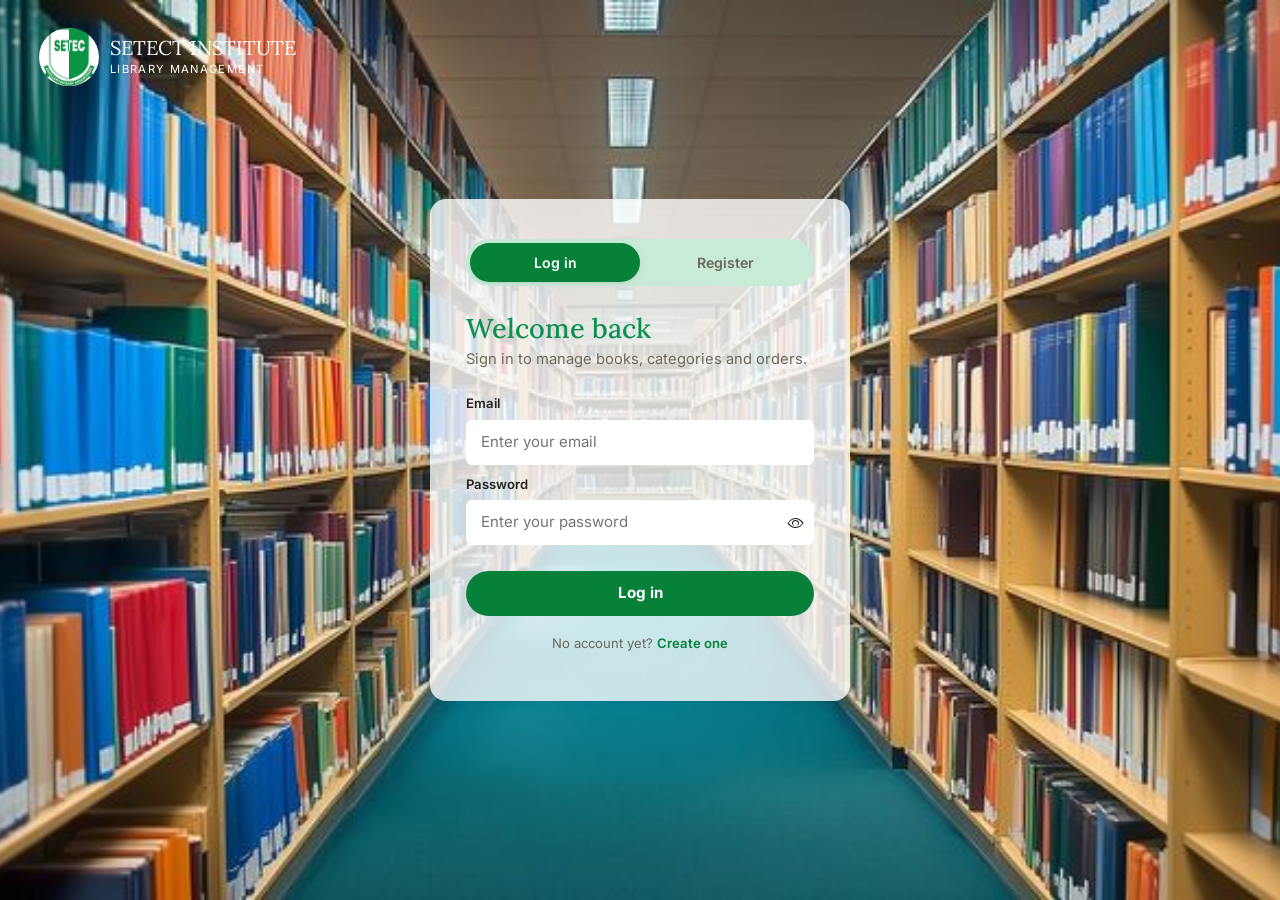
<file: index.html>
<!DOCTYPE html>
<html lang="en">
<head>
<meta charset="UTF-8">
<meta name="viewport" content="width=device-width, initial-scale=1.0">
<title>SETECT LYBRARY MANAGEMENT</title>
<link href="https://fonts.googleapis.com/css2?family=Lora:wght@500;600;700&family=Inter:wght@400;500;600;700&family=JetBrains+Mono:wght@400;500&display=swap" rel="stylesheet">
<link href="https://cdn.jsdelivr.net/npm/bootstrap-icons@1.11.3/font/bootstrap-icons.css" rel="stylesheet">
<link href="https://cdn.jsdelivr.net/npm/bootstrap@5.3.8/dist/css/bootstrap.min.css" rel="stylesheet" integrity="sha384-sRIl4kxILFvY47J16cr9ZwB07vP4J8+LH7qKQnuqkuIAvNWLzeN8tE5YBujZqJLB" crossorigin="anonymous">
<link rel="stylesheet" href="css/style.css">
</head>
<body>

<div class="auth-page">
  <div class="auth-brand">
    <div class="brand-mark"><img src="./img/photo_2026-04-26_00-16-27.jpg" alt=""></div>
    <div>
      <span class="brand-name">SETECT INSTITUTE</span>
      <span class="brand-tag">Library Management</span>
    </div>
  </div>

  <div class="auth-card">
    <div class="card-body">
      <div class="auth-tabs">
        <button type="button" id="tabLoginBtn" class="active">Log in</button>
        <button type="button" id="tabRegisterBtn">Register</button>
      </div>

      <!-- LOGIN FORM -->
      <div id="loginPane">
        <h2 class="auth-title">Welcome back</h2>
        <p class="auth-sub">Sign in to manage books, categories and orders.</p>

        <div class="auth-error" id="loginError"></div>

        <form id="loginForm" novalidate>
          <label class="form-label-lib" for="loginEmail">Email</label>
          <input class="form-control-lib" type="email" id="loginEmail" placeholder="Enter your email" required>
          <div class="position-relative">
            <label class="form-label-lib" for="loginPassword">Password</label>
            <i class="bi bi-eye position-absolute eye" id="eyePass"></i>
            <input class="form-control-lib" type="password" id="loginPassword" placeholder="Enter your password" required>
          </div>

          <button type="submit" class="btn-lib rounded-5 btn-lib-primary mt-3">Log in</button>
        </form>

        <p class="auth-footnote">No account yet? <a href="#" id="goRegister">Create one</a></p>
      </div>

      <!-- REGISTER FORM -->
      <div id="registerPane" style="display:none;">
        <h2 class="auth-title">Create your account</h2>
        <p class="auth-sub">Join as a library member in seconds.</p>

        <div class="auth-error" id="registerError"></div>
        <div class="auth-success" id="registerSuccess"></div>

        <form id="registerForm" novalidate>
          <label class="form-label-lib" for="regName">Full name</label>
          <input class="form-control-lib" type="text" id="regName" placeholder="Enter your name" required>
          <p class="form-label-lib text-danger" id="fullNameErr"></p>

          <label class="form-label-lib" for="regEmail">Email</label>
          <input class="form-control-lib" type="email" id="regEmail" placeholder="Enter your email" required>
          <p class="form-label-lib text-danger" id="emailErr"></p>
          <div class="position-relative">
            <label class="form-label-lib" for="regPassword">Password</label>
            <i class="bi bi-eye position-absolute eye" id="eyePassRe"></i>
            <input class="form-control-lib" type="password" id="regPassword" placeholder="Enter your password" required>
          </div>
          
          <p class="form-label-lib text-danger" id="passwordErr"></p>

          <label class="form-label-lib" for="regConfirm">Confirm password</label>
          <input class="form-control-lib" type="password" id="regConfirm" placeholder="Confirm your password" required>
          <p class="form-label-lib text-danger" id="confirmPassErr"></p>

          <button type="submit" class="btn-lib rounded-5 btn-lib-primary mt-3">Create account</button>
        </form>

        <p class="auth-footnote">Already a member? <a href="#" id="goLogin">Log in</a></p>
      </div>

    </div>
  </div>
</div>

<div class="toast-stack" id="toastStack"></div>
<script src="https://cdn.jsdelivr.net/npm/bootstrap@5.3.8/dist/js/bootstrap.bundle.min.js" integrity="sha384-FKyoEForCGlyvwx9Hj09JcYn3nv7wiPVlz7YYwJrWVcXK/BmnVDxM+D2scQbITxI" crossorigin="anonymous"></script>
<script src="js/utils.js" type="module"></script>
<script src="js/auth.js" type="module"></script>
</body>
</html>
</file>
<file: css/style.css>
:root{
  --color-bg: rgba(255, 255, 255, 0.849);
  --color-surface: #ffffff;
  --color-surface-soft: #c7ebd7;

  --color-sidebar: #0b914e;
  --color-sidebar-soft: #1E4B3B;
  --color-sidebar-text: #CFE3D7;
  --color-sidebar-text-dim: #8FAFA0;

  --color-primary: #078039;
  --color-primary-dark: #0b914e;
  --color-gold: #C9A227;
  --color-gold-soft: #F1E4B8;

  --color-text: #24221C;
  --color-text-muted: #6B6759;
  --color-border: #E8E0CC;

  --color-danger: #ff350d;
  --color-danger-soft: #f5d8cc;
  --color-success: #2F6B49;
  --color-success-soft: #DFEFE3;
  --color-warning: #9C7A14;
  --color-warning-soft: #F4EAC9;
  --color-info: #2C5F77;
  --color-info-soft: #DCEAEF;

  --radius-sm: 6px;
  --radius-md: 10px;
  --radius-lg: 16px;

  --shadow-card: 0 2px 10px rgba(22, 58, 46, 0.06), 0 1px 2px rgba(22,58,46,0.05);
  --shadow-pop: 0 18px 50px rgba(18, 30, 24, 0.18);

  --font-display: 'Lora', Georgia, serif;
  --font-body: 'Inter', -apple-system, BlinkMacSystemFont, sans-serif;
  --font-mono: 'JetBrains Mono', 'Courier New', monospace;
}

*{ box-sizing: border-box; }

body{
  font-family: var(--font-body);
  background: var(--color-bg);
  color: var(--color-text);
  margin: 0;
  -webkit-font-smoothing: antialiased;
}


h1,h2,h3,h4,h5,h6{
  font-family: var(--font-display);
  color: var(--color-primary-dark);
  margin: 0;
}

a{ text-decoration: none; }

::selection{ background: var(--color-gold-soft); }

/* Focus visibility for keyboard users */


/* =========================================================
   LOGIN / REGISTER PAGE
   ========================================================= */
.eye {
  position: absolute;
  right: 10px;
  top: 36px;
  cursor: pointer;
}
.auth-page{
  min-height: 100vh;
  display: flex;
  align-items: center;
  justify-content: center;
  position: relative;
  background-image: url('../img/25591ab01dca50b52c61dd6760caa7fa.jpg');
  overflow: hidden;
  padding: 24px;
  min-height: 100vh;
  background-size: cover;
  background-position: center;
}

.auth-brand{
  position: absolute;
  top: 36px;
  left: 48px;
  display: flex;
  align-items: center;
  gap: 20px;
  color: var(--color-sidebar-text);
  z-index: 2;
}
.auth-brand .brand-mark{
  width: 42px; height: 42px;
  border-radius: 50%;
  background: var(--color-gold);
  color: var(--color-primary-dark);
  display: flex; align-items: center; justify-content: center;
  font-size: 20px;
}
.auth-brand .brand-name{
  font-family: var(--font-display);
  font-size: 1.25rem;
  color: #fff;
  line-height: 1.1;
}
.auth-brand .brand-tag{
  display:block;
  font-family: var(--font-body);
  font-size: 0.7rem;
  letter-spacing: 0.12em;
  text-transform: uppercase;
  color: white;
}

.auth-card{
  position: relative;
  z-index: 2;
  width: 100%;
  max-width: 420px;
  background: rgba(255, 255, 255, 0.784);
  border-radius: var(--radius-lg);
  box-shadow: var(--shadow-card);
  overflow: hidden;
}

.auth-card .card-body{ padding: 40px 36px 32px; }

.auth-eyebrow{
  font-family: var(--font-mono);
  font-size: 0.7rem;
  letter-spacing: 0.16em;
  text-transform: uppercase;
  color: var(--color-text-muted);
  display: flex;
  align-items: center;
  gap: 10px;
  margin-bottom: 6px;
}
.auth-eyebrow::after{
  content: "";
  flex: 1;
  border-top: 1px dashed var(--color-border);
}

.auth-title{
  font-size: 1.7rem;
  margin-bottom: 4px;
}
.auth-sub{
  color: var(--color-text-muted);
  font-size: 0.92rem;
  margin-bottom: 24px;
}

.auth-tabs{
  display: flex;
  background: var(--color-surface-soft);
  border-radius: 999px;
  padding: 4px;
  margin-bottom: 26px;
}
.auth-tabs button{
  flex: 1;
  border: none;
  background: transparent;
  padding: 9px 0;
  font-weight: 600;
  font-size: 0.88rem;
  color: var(--color-text-muted);
  border-radius: 999px;
  transition: all .2s ease;
  cursor: pointer;
}
.auth-tabs button.active{
  background: var(--color-primary);
  color: #fff;
  box-shadow: var(--shadow-card);
}

.form-label-lib{
  font-size: 0.82rem;
  font-weight: 600;
  color: var(--color-text);
  margin-bottom: 6px;
  display: block;
}

.form-control-lib{
  width: 100%;
  border: 1px solid white;
  background: white;
  border-radius: var(--radius-sm);
  padding: 10px 14px;
  font-family: var(--font-body);
  font-size: 0.94rem;
  color: var(--color-text);
  margin-bottom: 10px;
  transition: border-color .15s ease, box-shadow .15s ease;
}

.form-control-lib-popup{
  width: 100%;
  border: 1px solid rgba(128, 128, 128, 0.393);
  background: white;
  border-radius: var(--radius-sm);
  padding: 10px 14px;
  font-family: var(--font-body);
  font-size: 0.94rem;
  color: var(--color-text);
  margin-bottom: 10px;
  transition: border-color .15s ease, box-shadow .15s ease;
}
.form-control-lib:focus{
  outline: none;
  border-color: var(--color-primary);
  box-shadow: 0 0 0 3px rgba(31,92,68,0.12);
  background: #fff;
}

.form-control-lib-popup:focus{
  outline: none;
  border-color: var(--color-primary);
  box-shadow: 0 0 0 3px rgba(31,92,68,0.12);
  background: #fff;
}

.btn-lib{
  width: 100%;
  border: none;
  border-radius: var(--radius-sm);
  padding: 11px 0;
  font-weight: 700;
  font-size: 0.95rem;
  cursor: pointer;
  transition: transform .12s ease, box-shadow .12s ease, background .15s ease;
}
.btn-lib-primary{
  background: var(--color-primary);
  color: #fff;
}
.btn-lib-primary:active{ transform: translateY(1px); }

.auth-error{
  background: var(--color-danger-soft);
  color: var(--color-danger);
  border-radius: var(--radius-sm);
  padding: 10px 14px;
  font-size: 0.85rem;
  margin-bottom: 16px;
  display: none;
}
.auth-success{
  background: var(--color-success-soft);
  color: var(--color-success);
  border-radius: var(--radius-sm);
  padding: 10px 14px;
  font-size: 0.85rem;
  margin-bottom: 16px;
  display: none;
}

.auth-footnote{
  text-align: center;
  font-size: 0.82rem;
  color: var(--color-text-muted);
  margin-top: 18px;
}
.auth-footnote a{ color: var(--color-primary); font-weight: 600; }

.demo-hint{
  margin-top: 22px;
  border-top: 1px dashed var(--color-border);
  padding-top: 14px;
  font-family: var(--font-mono);
  font-size: 0.74rem;
  color: var(--color-text-muted);
  line-height: 1.6;
}

/* =========================================================
   DASHBOARD SHELL
   ========================================================= */

.brand-mark img {
  width: 60px;
  border-radius: 50px;
}

.brand-mark .dash-img {
  width: 45px;
}
.app-shell{
  display: flex;
  min-height: 100vh;
}

.sidebar{
  width: 248px;
  flex-shrink: 0;
  background: var(--color-sidebar);
  color: var(--color-sidebar-text);
  display: flex;
  flex-direction: column;
  position: fixed;
  top: 0; left: 0; bottom: 0;
  z-index: 1040;
  transition: transform .25s ease;
}

.sidebar-brand{
  display: flex;
  align-items: center;
  gap: 12px;
  padding: 22px 22px 20px;
  border-bottom: 1px solid rgba(255,255,255,0.08);
}
.sidebar-brand .brand-mark{
  width: 38px; height: 38px;
  border-radius: 50%;
  background: var(--color-gold);
  color: var(--color-primary-dark);
  display: flex; align-items: center; justify-content: center;
  flex-shrink: 0;
  font-size: 18px;
}
.sidebar-brand .brand-name{
  font-family: var(--font-display);
  font-size: 1.08rem;
  color: #fff;
  line-height: 1.15;
}
.sidebar-brand .brand-tag{
  display: block;
  font-size: 0.65rem;
  letter-spacing: 0.1em;
  text-transform: uppercase;
  color: white;
}

.sidebar-nav{
  list-style: none;
  margin: 0;
  padding: 18px 12px;
  flex: 1;
  overflow-y: auto;
}
.sidebar-nav li + li{ margin-top: 4px; }
.sidebar-nav .nav-link{
  display: flex;
  align-items: center;
  gap: 12px;
  padding: 11px 14px;
  border-radius: var(--radius-sm);
  color: var(--color-sidebar-text);
  font-weight: 500;
  font-size: 0.92rem;
  cursor: pointer;
  transition: background .15s ease, color .15s ease;
}
.sidebar-nav .nav-link i{ font-size: 1.05rem; width: 20px; text-align: center; }
.sidebar-nav .nav-link:hover{
  background: rgba(255,255,255,0.06);
  color: #fff;
}
.sidebar-nav .nav-link.active{
  background: rgba(255, 255, 255, 0.849);
  color: var(--color-primary-dark);
  font-weight: 700;
}

.sidebar-foot{
  padding: 16px 22px 22px;
  border-top: 1px solid rgba(255,255,255,0.08);
  font-size: 0.74rem;
  color: rgba(255, 255, 255, 0.733);
}

.sidebar-overlay{
  display: none;
  position: fixed;
  inset: 0;
  background: rgba(13,30,22,0.55);
  z-index: 1035;
}

.main-area{
  margin-left: 248px;
  flex: 1;
  min-width: 0;
  display: flex;
  flex-direction: column;
}

.topbar{
  background: var(--color-surface);
  border-bottom: 1px solid var(--color-border);
  padding: 16px 28px;
  display: flex;
  align-items: center;
  justify-content: space-between;
  gap: 16px;
  position: sticky;
  top: 0;
  z-index: 1020;
}
.topbar-left{ display: flex; align-items: center; gap: 14px; min-width: 0; }
.hamburger-btn{
  display: none;
  border: 1px solid var(--color-border);
  background: var(--color-surface);
  border-radius: var(--radius-sm);
  width: 38px; height: 38px;
  align-items: center; justify-content: center;
  cursor: pointer;
  flex-shrink: 0;
}
.topbar-title h1{ font-size: 1.25rem; }
.topbar-title p{
  margin: 2px 0 0;
  font-size: 0.82rem;
  color: var(--color-primary);
  font-weight: 600;
}

.topbar-search{
  position: relative;
  flex: 1;
  max-width: 360px;
}
.topbar-search input{
  width: 100%;
  border: 1px solid var(--color-border);
  background: var(--color-bg);
  border-radius: 999px;
  padding: 9px 16px 9px 38px;
  font-size: 0.88rem;
  font-family: var(--font-body);
}
.topbar-search input:focus{
  outline: none;
  border-color: var(--color-primary);
  background: #fff;
}
.topbar-search i{
  position: absolute;
  left: 14px; top: 50%;
  transform: translateY(-50%);
  color: var(--color-text-muted);
  font-size: 0.9rem;
}

.topbar-right{ display: flex; align-items: center; gap: 18px; flex-shrink: 0; }

.bell-btn{
  position: relative;
  width: 38px; height: 38px;
  border-radius: 50%;
  background: var(--color-surface-soft);
  border: none;
  display: flex; align-items: center; justify-content: center;
  color: rgba(0, 0, 0, 0.671);
  cursor: pointer;
}

.user-chip{
  display: flex;
  align-items: center;
  gap: 10px;
  cursor: pointer;
  position: relative;
}
.user-chip .avatar{
  width: 36px; height: 36px;
  border-radius: 50%;
  background: var(--color-sidebar);
  color: #fff;
  display: flex; align-items: center; justify-content: center;
  font-weight: 700;
  font-size: 0.85rem;
}
.user-chip .name{ font-weight: 600; font-size: 0.88rem; }
.user-chip .role{ font-size: 0.72rem; color: var(--color-text-muted); }

.user-menu{
  position: absolute;
  top: 48px; right: 0;
  background: #fff;
  border: 1px solid var(--color-border);
  border-radius: var(--radius-md);
  box-shadow: var(--shadow-pop);
  min-width: 170px;
  padding: 8px;
  display: none;
  z-index: 1050;
}
.user-menu.show{ display: block; }
.user-menu a{
  display: flex; align-items: center; gap: 10px;
  padding: 9px 10px;
  border-radius: var(--radius-sm);
  color: var(--color-text);
  font-size: 0.86rem;
}
.user-menu a:hover{ background: var(--color-surface-soft); }
.user-menu a.danger{ color: var(--color-danger); }

.content{
  padding: 28px;
  flex: 1;
}

.view-section{ display: none; }
.view-section.active{ display: block; }

.section-head{
  display: flex;
  align-items: center;
  justify-content: space-between;
  flex-wrap: wrap;
  gap: 14px;
  margin-bottom: 20px;
}
.section-head h2{ font-size: 1.5rem; }
.section-head .sub{ color: var(--color-text-muted); font-size: 0.88rem; margin-top: 2px; }

.btn-add{
  background: var(--color-sidebar);
  color: #fff;
  border: none;
  border-radius: 20px;
  padding: 10px 18px;
  font-weight: 700;
  font-size: 0.88rem;
  display: inline-flex;
  align-items: center;
  gap: 8px;
  cursor: pointer;
  transition: background .15s ease;
}
.btn-add:hover{ background: var(--color-primary-dark); color: #fff; }

/* Stat cards (Dashboard overview) */
.stat-grid{
  display: grid;
  grid-template-columns: repeat(4, 1fr);
  gap: 18px;
  margin-bottom: 26px;
}
.stat-card{
  background: var(--color-surface);
  border-radius: var(--radius-md);
  box-shadow: var(--shadow-card);
  padding: 20px;
  display: flex;
  align-items: center;
  gap: 14px;
  border-left: 4px solid var(--color-sidebar);
  border-right: 4px solid var(--color-sidebar);
}
.stat-card .icon{
  width: 46px; height: 46px;
  border-radius: var(--radius-sm);
  display: flex; align-items: center; justify-content: center;
  font-size: 1.25rem;
  background: var(--color-surface-soft);
  color: var(--color-primary);
  flex-shrink: 0;
}
.stat-card .value{ font-family: var(--font-display); font-size: 1.6rem; color: var(--color-primary-dark); line-height: 1; }
.stat-card .label{ font-size: 0.8rem; color: var(--color-text-muted); margin-top: 2px; }

.panel{
  background: var(--color-surface);
  border-radius: var(--radius-md);
  box-shadow: var(--shadow-card);
  overflow: hidden;
}
.panel-search{
  padding: 16px 20px;
  border-bottom: 1px solid var(--color-border);
  display: flex;
  align-items: center;
  gap: 12px;
  flex-wrap: wrap;
  justify-content: space-between;
}
.panel-search .search-box{
  position: relative;
  min-width: 220px;
  flex: 1;
  max-width: 320px;
}
.panel-search .search-box input{
  width: 100%;
  border: 1px solid var(--color-border);
  border-radius: 999px;
  padding: 8px 14px 8px 36px;
  font-size: 0.86rem;
  background: var(--color-bg);
}
.panel-search .search-box i{
  position: absolute; left: 13px; top: 50%; transform: translateY(-50%);
  color: var(--color-text-muted); font-size: 0.85rem;
}
.panel-search .count-pill{
  font-size: 17px;
  color: rgba(0, 0, 0, 0.692);
  padding: 5px 12px;
  border-radius: 999px;
  font-weight: 600;
}

table.lib-table{
  width: 100%;
  border-collapse: collapse;
}
table.lib-table thead th{
  text-align: left;
  font-size: 0.90rem;
  letter-spacing: 0.06em;
  text-transform: uppercase;
  color:rgba(0, 0, 0, 0.692);
  padding: 14px 20px;
  border-bottom: 1px solid var(--color-border);
  white-space: nowrap;
}
table.lib-table tbody td{
  padding: 14px 20px;
  border-bottom: 1px solid var(--color-border);
  font-size: 0.9rem;
  vertical-align: middle;
}
table.lib-table tbody tr:last-child td{ border-bottom: none; }
table.lib-table tbody tr:hover{ background: var(--color-surface-soft); }
table.lib-table td.id-cell{ font-family: var(--font-mono); color: var(--color-text-muted); }
table.lib-table .cell-strong{ font-weight: 600; color: var(--color-text); }

.empty-row td{
  text-align: center;
  padding: 40px 20px;
  color: var(--color-text-muted);
  font-size: 0.9rem;
}

.badge-status{
  display: inline-flex;
  align-items: center;
  gap: 6px;
  font-size: 0.72rem;
  font-weight: 700;
  letter-spacing: 0.03em;
  text-transform: uppercase;
  padding: 5px 12px;

}
.badge-status.pending{ color: var(--color-warning) }
.badge-status.borrowed{ color: var(--color-info) }
.badge-status.returned{ color: var(--color-success) }
.badge-status.cancelled{ color: var(--color-danger) }
.badge-status.available{ color: var(--color-sidebar) }
.badge-status.out{ color: var(--color-danger) }

.role-pill{
  font-size: 0.80rem;
  font-weight: 700;
  padding: 4px 10px;
  border-radius: 6px;
  color: var(--color-sidebar);
}

.action-btns{ display: flex; gap: 8px; }
.icon-btn{
  width: 32px; height: 32px;
  border-radius: var(--radius-sm);
  border: none;
  display: flex; align-items: center; justify-content: center;
  cursor: pointer;
  font-size: 0.9rem;
  transition: opacity .15s ease;
}

.icon-btn.edit{ background: white; color: var(--color-sidebar); }
.icon-btn.delete{ background: white; color: var(--color-danger); }

/* =========================================================
   MODALS (custom popup)
   ========================================================= */
.lib-modal-backdrop{
  display: none;
  position: fixed;
  inset: 0;
  background: rgba(18,30,24,0.55);
  z-index: 2000;
  align-items: center;
  justify-content: center;
  padding: 18px;
}
.lib-modal-backdrop.show{ display: flex; }

.lib-modal{
  background: #fff;
  border-radius: var(--radius-lg);
  width: 100%;
  max-width: 460px;
  box-shadow: var(--shadow-pop);
  max-height: 92vh;
  overflow-y: auto;
}
.lib-modal.modal-sm{ max-width: 400px; }

.lib-modal-head{
  display: flex;
  align-items: center;
  justify-content: space-between;
  padding: 20px 24px 0;
}
.lib-modal-head h3{ font-size: 1.2rem; }
.lib-modal-head button{
  background: none; border: none;
  font-size: 1.1rem;
  color: var(--color-text-muted);
  cursor: pointer;
  line-height: 1;
}
.lib-modal-body{ padding: 16px 24px 24px; }
.lib-modal-foot{
  display: flex;
  justify-content: center;
  gap: 10px;
  padding: 0 24px 24px;
}

.btn-modal{
  border: none;
  border-radius: var(--radius-sm);
  padding: 10px 20px;
  font-weight: 700;
  font-size: 0.88rem;
  cursor: pointer;
}
.btn-modal.cancel{ background: var(--color-surface-soft); color: var(--color-text); }
.btn-modal.save{ background: var(--color-primary); color: #fff; }
.btn-modal.danger{ background: var(--color-danger); color: #fff; }

.confirm-icon{
  width: 56px; height: 56px;
  border-radius: 50%;
  background: var(--color-danger-soft);
  color: var(--color-danger);
  display: flex; align-items: center; justify-content: center;
  font-size: 1.5rem;
  margin: 0 auto 14px;
}
.confirm-text{ text-align: center; color: var(--color-text-muted); font-size: 0.9rem; }
.confirm-text strong{ color: var(--color-text); }

/* =========================================================
   TOASTS
   ========================================================= */
.toast-stack{
  position: fixed;
  bottom: 24px;
  right: 24px;
  z-index: 3000;
  display: flex;
  flex-direction: column;
  gap: 10px;
}
.lib-toast{
  background: #fff;
  border-radius: var(--radius-md);
  box-shadow: var(--shadow-pop);
  padding: 14px 18px;
  display: flex;
  align-items: center;
  gap: 12px;
  min-width: 260px;
  max-width: 320px;
  border-left: 4px solid var(--color-success);
  animation: slideIn .25s ease;
  font-size: 0.88rem;
}
.lib-toast.toast-success{ border-left-color: var(--color-success); }
.lib-toast.toast-danger{ border-left-color: var(--color-danger); }
.lib-toast.toast-info{ border-left-color: var(--color-info); }
.lib-toast .toast-ic{ font-size: 1.1rem; }
.lib-toast.toast-success .toast-ic{ color: var(--color-success); }
.lib-toast.toast-danger .toast-ic{ color: var(--color-danger); }
.lib-toast.toast-info .toast-ic{ color: var(--color-info); }

@keyframes slideIn{
  from{ transform: translateX(30px); opacity: 0; }
  to{ transform: translateX(0); opacity: 1; }
}

.field-row{ display: grid; grid-template-columns: 1fr 1fr; gap: 0 14px; }

/* =========================================================
   RESPONSIVE
   ========================================================= */
@media (max-width: 991px){
  .stat-grid{ grid-template-columns: repeat(2, 1fr); }
  .sidebar{ transform: translateX(-100%); }
  .sidebar.show{ transform: translateX(0); }
  .sidebar-overlay.show{ display: block; }
  .main-area{ margin-left: 0; }
  .hamburger-btn{ display: flex; }
  .topbar-search{ display: none; }
}

@media (max-width: 575px){
  .stat-grid{ grid-template-columns: 1fr; }
  .content{ padding: 18px; }
  .topbar{ padding: 14px 16px; }
  .field-row{ grid-template-columns: 1fr; }
  .auth-card .card-body{ padding: 30px 22px 26px; }
  .auth-brand{ left: 20px; top: 20px; }
  .section-head{ flex-direction: column; align-items: flex-start; }
  .btn-add{ width: 100%; justify-content: center; }
}
</file>
